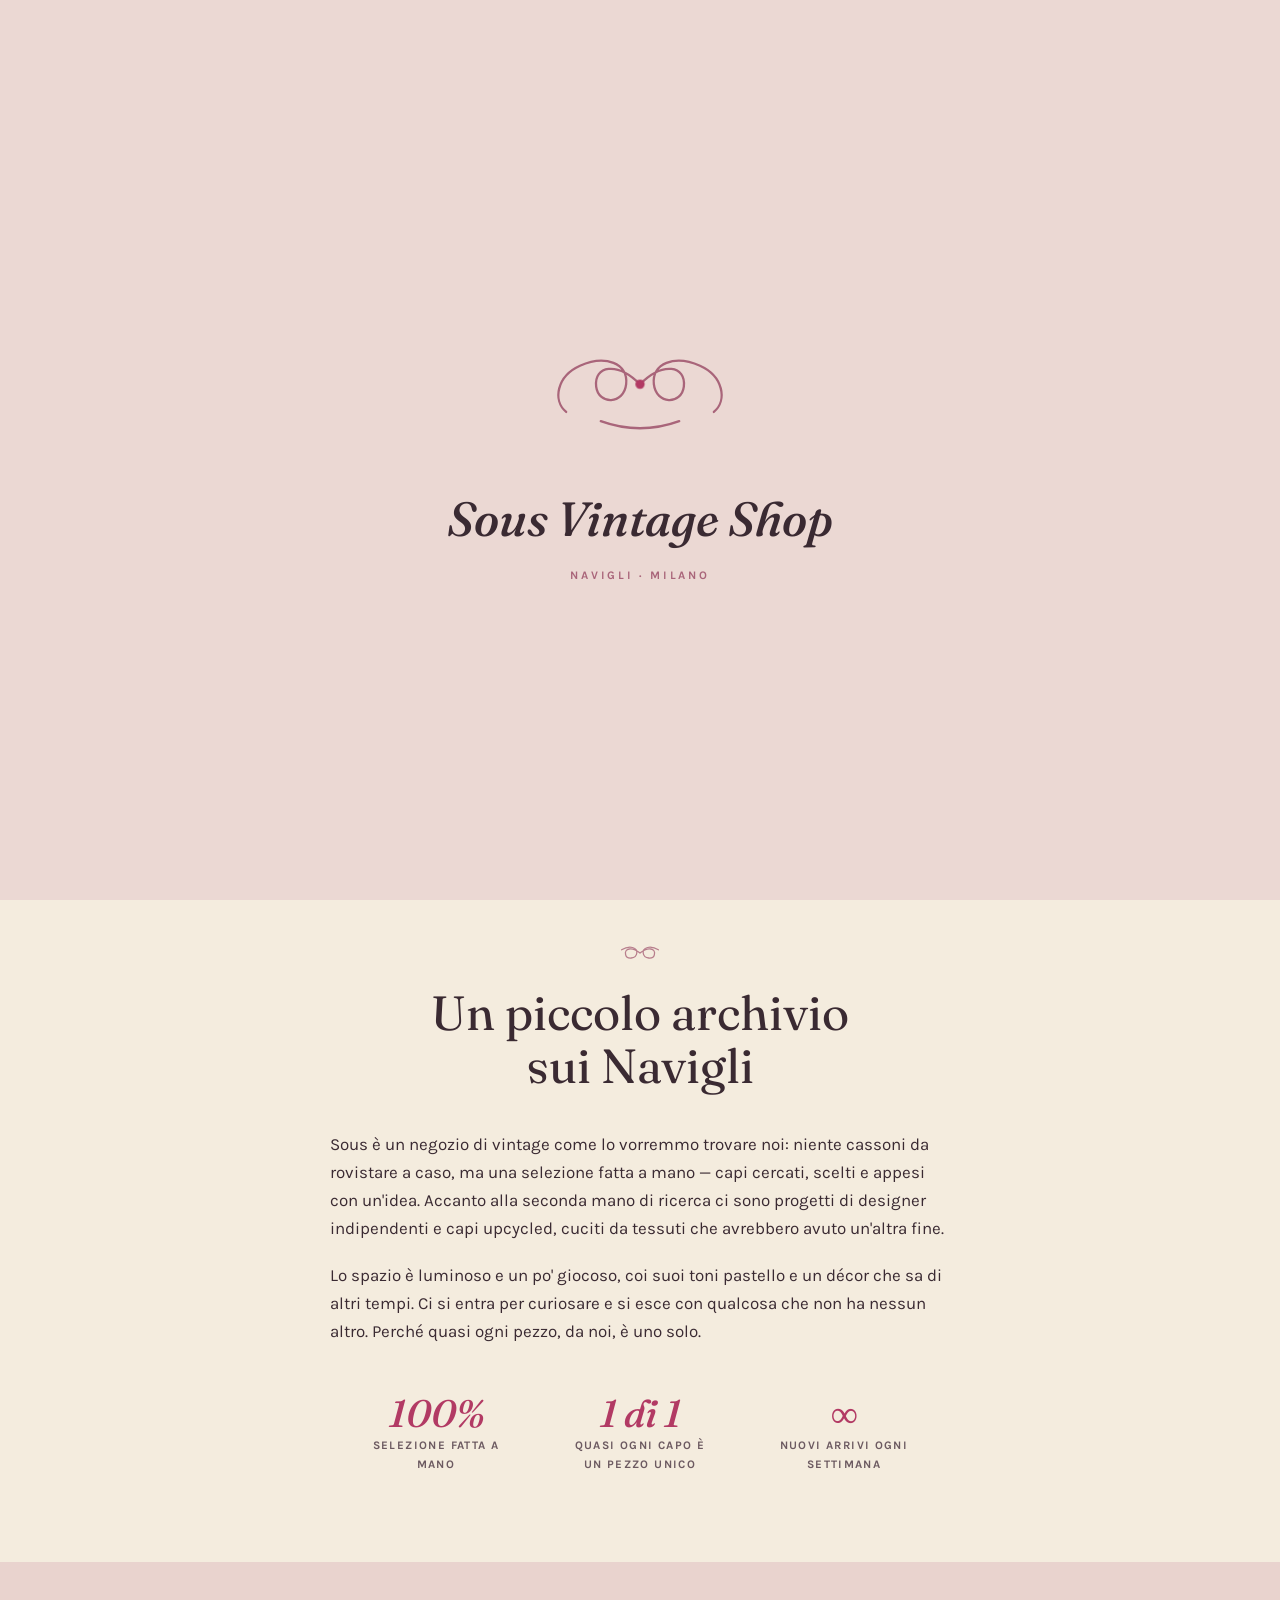
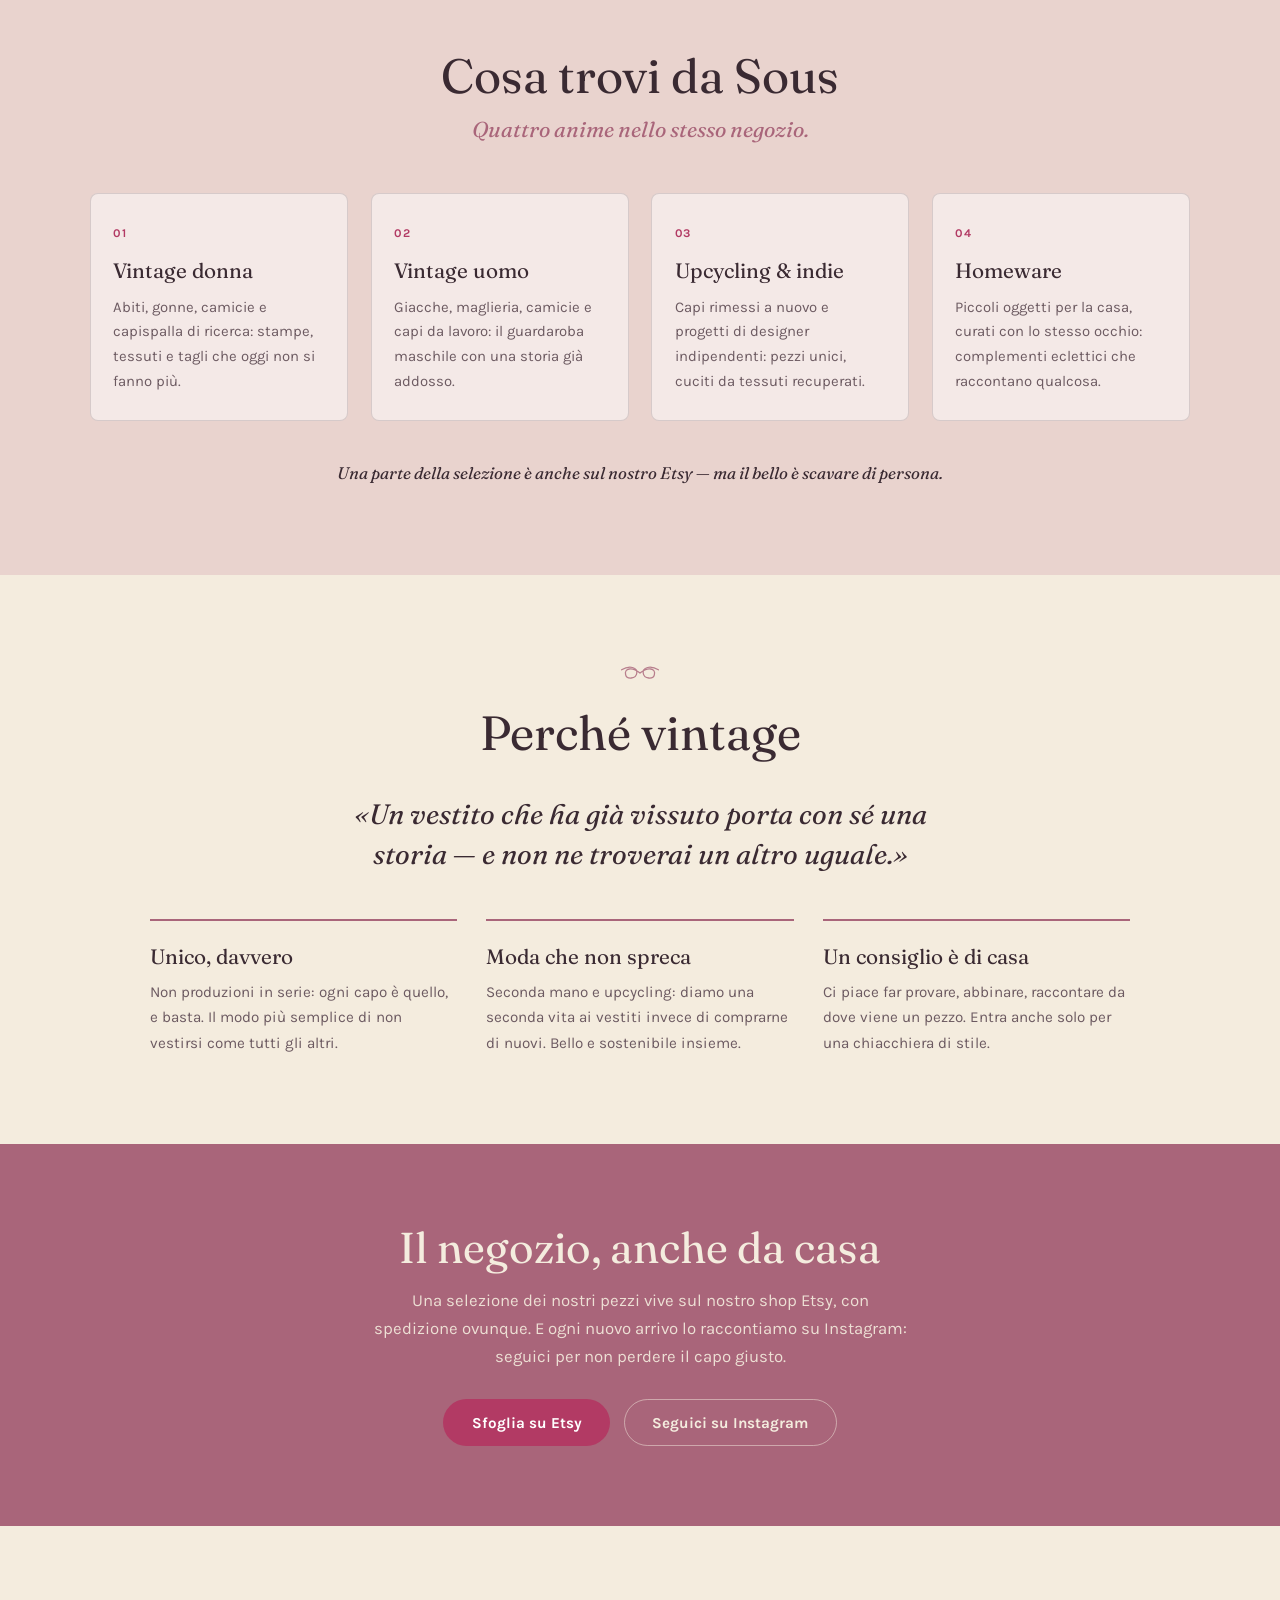
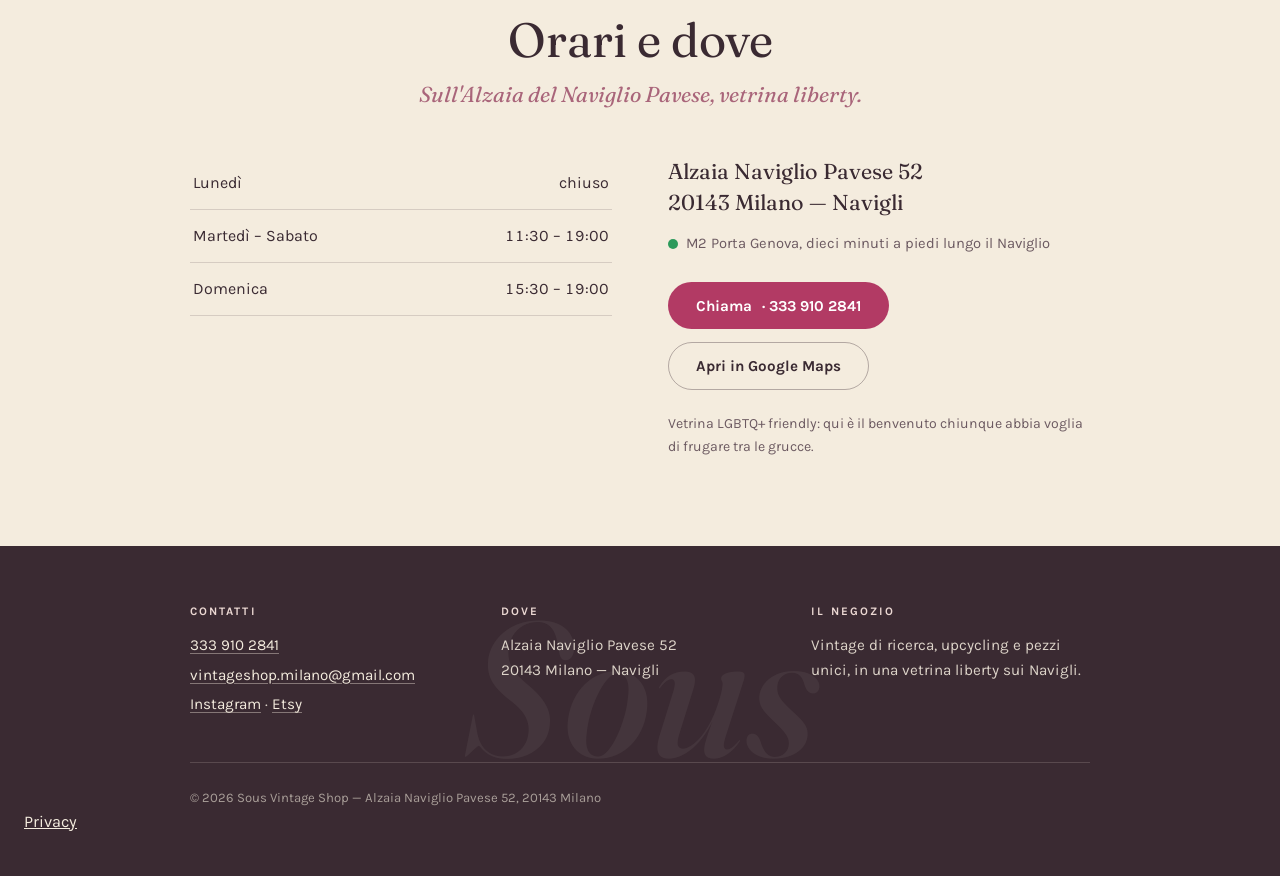
<file: index.html>
<!DOCTYPE html>
<html lang="it">
<head>
  <meta charset="UTF-8">
  <meta name="viewport" content="width=device-width, initial-scale=1.0">
  <meta name="robots" content="noindex">
  <title>Sous Vintage Shop — Abbigliamento vintage e upcycling sui Navigli, Milano | Alzaia Naviglio Pavese 52</title>
  <meta name="description" content="Sous Vintage Shop: abbigliamento vintage, capi upcycled e pezzi unici sull'Alzaia Naviglio Pavese 52, Milano. Seconda mano di ricerca, progetti di designer indipendenti e homeware, in una vetrina liberty sui Navigli. Catalogo su Etsy.">
  <meta property="og:title" content="Sous Vintage Shop — Vintage e upcycling sui Navigli, Milano">
  <meta property="og:description" content="Vintage di ricerca, capi upcycled e pezzi unici in una vetrina liberty sui Navigli. Abiti che dicono qualcosa. Catalogo su Etsy.">
  <meta property="og:type" content="website">
  <meta property="og:locale" content="it_IT">
  <meta property="og:url" content="https://rotenzark.github.io/sous-vintage/">
  <meta property="og:image" content="https://rotenzark.github.io/sous-vintage/og-image.png">
  <meta name="twitter:card" content="summary_large_image">
  <link rel="canonical" href="https://rotenzark.github.io/sous-vintage/">
  <meta name="theme-color" content="#F4ECDE">
  <link rel="icon" href="favicon.svg?v=1" type="image/svg+xml">
  <link rel="icon" href="favicon-32.png?v=1" type="image/png" sizes="32x32">
  <link rel="apple-touch-icon" href="apple-touch-icon.png?v=1">
  <script>document.documentElement.classList.add('js')</script>
  <link rel="stylesheet" href="fonts/fonts.css?v=1">
  <link rel="stylesheet" href="css/style.css?v=1">
  <script type="application/ld+json">
  {
    "@context": "https://schema.org",
    "@type": "ClothingStore",
    "name": "Sous Vintage Shop",
    "description": "Negozio di abbigliamento vintage e capi upcycled sui Navigli, Milano: seconda mano di ricerca, progetti di designer indipendenti, pezzi unici e homeware.",
    "telephone": "+393339102841",
    "email": "vintageshop.milano@gmail.com",
    "priceRange": "€€",
    "url": "https://rotenzark.github.io/sous-vintage/",
    "image": "https://rotenzark.github.io/sous-vintage/og-image.png",
    "sameAs": [
      "https://www.instagram.com/sousvintageshop/",
      "https://www.facebook.com/sousvintageshopmilan/",
      "https://www.etsy.com/it/shop/SousVintageShop"
    ],
    "address": {
      "@type": "PostalAddress",
      "streetAddress": "Alzaia Naviglio Pavese 52",
      "addressLocality": "Milano",
      "postalCode": "20143",
      "addressRegion": "MI",
      "addressCountry": "IT"
    },
    "areaServed": "Milano Navigli",
    "hasMap": "https://www.google.com/maps/search/?api=1&query=Alzaia+Naviglio+Pavese+52%2C+Milano",
    "openingHoursSpecification": [
      { "@type": "OpeningHoursSpecification", "dayOfWeek": ["Tuesday","Wednesday","Thursday","Friday","Saturday"], "opens": "11:30", "closes": "19:00" },
      { "@type": "OpeningHoursSpecification", "dayOfWeek": "Sunday", "opens": "15:30", "closes": "19:00" }
    ]
  }
  </script>
</head>
<body>

  <!-- ============ INTRO "LA VETRINA INCISA" ============ -->
  <div class="intro" id="intro" aria-hidden="true">
    <div class="intro-scena">
      <svg class="intro-volute" viewBox="0 0 260 120" fill="none" focusable="false">
        <path class="v-tratto" d="M130 60 C110 40 90 44 92 62 C94 78 116 78 118 60 C120 42 100 34 78 44 C58 53 54 74 66 84"/>
        <path class="v-tratto" d="M130 60 C150 40 170 44 168 62 C166 78 144 78 142 60 C140 42 160 34 182 44 C202 53 206 74 194 84"/>
        <circle class="v-punto" cx="130" cy="60" r="4"/>
        <path class="v-tratto v-sotto" d="M96 92 C118 100 142 100 164 92"/>
      </svg>
      <p class="intro-nome">Sous Vintage Shop</p>
      <p class="intro-riga">Navigli · Milano</p>
    </div>
  </div>
  <noscript><style>.intro { display: none; }</style></noscript>

  <a class="skip-link" href="#top" data-i18n="skip">Salta al contenuto</a>

  <header class="topbar">
    <a class="wordmark" href="#top" aria-label="Sous Vintage Shop — torna su" data-i18n-aria="aria_top">Sous<span class="wordmark-sub"> Vintage</span></a>
    <nav class="nav" aria-label="Navigazione principale" data-i18n-aria="aria_nav">
      <button class="nav-toggle" aria-expanded="false" aria-controls="nav-menu">
        <span class="nav-toggle-bar" aria-hidden="true"></span>
        <span data-i18n="menu">Menu</span>
      </button>
      <ul class="nav-menu" id="nav-menu">
        <li><a href="#negozio" data-i18n="nav_shop">Il negozio</a></li>
        <li><a href="#cosa" data-i18n="nav_what">Cosa trovi</a></li>
        <li><a href="#filosofia" data-i18n="nav_why">Perché vintage</a></li>
        <li><a href="#orari" data-i18n="nav_hours">Orari e dove</a></li>
      </ul>
    </nav>
    <div class="topbar-actions">
      <div class="lang-switch" role="group" aria-label="Lingua / Language">
        <button class="lang-btn is-active" data-lang="it" aria-pressed="true">IT</button>
        <span class="lang-sep" aria-hidden="true">/</span>
        <button class="lang-btn" data-lang="en" aria-pressed="false">EN</button>
      </div>
      <a class="btn btn-magenta btn-small" href="https://www.etsy.com/it/shop/SousVintageShop" target="_blank" rel="noopener">
        <span data-i18n="shop_short">Etsy</span>
      </a>
    </div>
  </header>

  <main id="top">

    <!-- ============ HERO EDITORIALE (SPLIT CON FOTO) ============ -->
    <section class="hero">
      <div class="hero-testo">
        <p class="eyebrow" data-i18n="hero_eyebrow">Vintage · upcycling · Navigli, Milano</p>
        <h1 class="hero-nome"><span data-i18n="hero_nome1">Sous</span> <em data-i18n="hero_nome2">Vintage Shop</em></h1>
        <p class="hero-claim" data-i18n="hero_claim">Abiti che dicono qualcosa.</p>
        <p class="hero-lead" data-i18n="hero_lead">Seconda mano di ricerca, capi rimessi a nuovo e pezzi unici, in una vetrina liberty sull'Alzaia Naviglio Pavese. Vieni a scavare — o sfoglia il nostro Etsy.</p>
        <div class="hero-cta">
          <a class="btn btn-magenta" href="https://www.etsy.com/it/shop/SousVintageShop" target="_blank" rel="noopener" data-i18n="etsy_cta">Sfoglia su Etsy</a>
          <a class="btn btn-quieto" href="#orari" data-i18n="visit_cta">Vieni in negozio</a>
        </div>
        <p class="hero-badge"><span class="badge-dot" aria-hidden="true">✦</span> <span data-i18n="hero_badge">Pezzi unici · nuovi arrivi ogni settimana</span></p>
      </div>
      <figure class="hero-foto">
        <img src="assets/img/vetrina.jpg" alt="La vetrina di Sous Vintage Shop: il logo liberty inciso sul vetro, dietro un rack di abiti vintage colorati, un manichino e un cestino di vimini" data-i18n-alt="hero_foto_alt" width="980" height="1225">
      </figure>
    </section>

    <!-- ============ IL NEGOZIO ============ -->
    <section class="sezione" id="negozio">
      <div class="volute-divisore" aria-hidden="true">
        <svg viewBox="0 0 120 24" fill="none"><path d="M60 12 C50 4 40 6 42 14 C43 20 55 20 56 12 C57 5 47 2 37 8 M60 12 C70 4 80 6 78 14 C77 20 65 20 64 12 C63 5 73 2 83 8" stroke-linecap="round"/></svg>
      </div>
      <h2 class="sezione-titolo" data-i18n="shop_title">Un piccolo archivio<br>sui Navigli</h2>
      <div class="negozio-testo">
        <p data-i18n="shop_p1">Sous è un negozio di vintage come lo vorremmo trovare noi: niente cassoni da rovistare a caso, ma una selezione fatta a mano — capi cercati, scelti e appesi con un'idea. Accanto alla seconda mano di ricerca ci sono progetti di designer indipendenti e capi upcycled, cuciti da tessuti che avrebbero avuto un'altra fine.</p>
        <p data-i18n="shop_p2">Lo spazio è luminoso e un po' giocoso, coi suoi toni pastello e un décor che sa di altri tempi. Ci si entra per curiosare e si esce con qualcosa che non ha nessun altro. Perché quasi ogni pezzo, da noi, è uno solo.</p>
      </div>
      <ul class="negozio-numeri" aria-label="Il negozio in breve" data-i18n-aria="aria_numbers">
        <li><span class="numero" data-i18n="n1_big">100%</span><span class="numero-cosa" data-i18n="n1">selezione fatta a mano</span></li>
        <li><span class="numero" data-i18n="n2_big">1 di 1</span><span class="numero-cosa" data-i18n="n2">quasi ogni capo è un pezzo unico</span></li>
        <li><span class="numero" data-i18n="n3_big">∞</span><span class="numero-cosa" data-i18n="n3">nuovi arrivi ogni settimana</span></li>
      </ul>
    </section>

    <!-- ============ COSA TROVI ============ -->
    <section class="sezione sezione-rosa" id="cosa">
      <h2 class="sezione-titolo" data-i18n="what_title">Cosa trovi da Sous</h2>
      <p class="sezione-sub" data-i18n="what_sub">Quattro anime nello stesso negozio.</p>
      <ul class="reparti">
        <li class="reparto reveal">
          <span class="reparto-num mono">01</span>
          <h3 data-i18n="r1_t">Vintage donna</h3>
          <p data-i18n="r1_p">Abiti, gonne, camicie e capispalla di ricerca: stampe, tessuti e tagli che oggi non si fanno più.</p>
        </li>
        <li class="reparto reveal">
          <span class="reparto-num mono">02</span>
          <h3 data-i18n="r2_t">Vintage uomo</h3>
          <p data-i18n="r2_p">Giacche, maglieria, camicie e capi da lavoro: il guardaroba maschile con una storia già addosso.</p>
        </li>
        <li class="reparto reveal">
          <span class="reparto-num mono">03</span>
          <h3 data-i18n="r3_t">Upcycling &amp; indie</h3>
          <p data-i18n="r3_p">Capi rimessi a nuovo e progetti di designer indipendenti: pezzi unici, cuciti da tessuti recuperati.</p>
        </li>
        <li class="reparto reveal">
          <span class="reparto-num mono">04</span>
          <h3 data-i18n="r4_t">Homeware</h3>
          <p data-i18n="r4_p">Piccoli oggetti per la casa, curati con lo stesso occhio: complementi eclettici che raccontano qualcosa.</p>
        </li>
      </ul>
      <p class="cosa-nota" data-i18n="what_note">Una parte della selezione è anche sul nostro Etsy — ma il bello è scavare di persona.</p>
    </section>

    <!-- ============ PERCHÉ VINTAGE ============ -->
    <section class="sezione" id="filosofia">
      <div class="volute-divisore" aria-hidden="true">
        <svg viewBox="0 0 120 24" fill="none"><path d="M60 12 C50 4 40 6 42 14 C43 20 55 20 56 12 C57 5 47 2 37 8 M60 12 C70 4 80 6 78 14 C77 20 65 20 64 12 C63 5 73 2 83 8" stroke-linecap="round"/></svg>
      </div>
      <h2 class="sezione-titolo" data-i18n="why_title">Perché vintage</h2>
      <blockquote class="filosofia-cit">
        <p data-i18n="why_q">«Un vestito che ha già vissuto porta con sé una storia — e non ne troverai un altro uguale.»</p>
      </blockquote>
      <ul class="filosofia-punti">
        <li class="filo-punto reveal">
          <h3 data-i18n="f1_t">Unico, davvero</h3>
          <p data-i18n="f1_p">Non produzioni in serie: ogni capo è quello, e basta. Il modo più semplice di non vestirsi come tutti gli altri.</p>
        </li>
        <li class="filo-punto reveal">
          <h3 data-i18n="f2_t">Moda che non spreca</h3>
          <p data-i18n="f2_p">Seconda mano e upcycling: diamo una seconda vita ai vestiti invece di comprarne di nuovi. Bello e sostenibile insieme.</p>
        </li>
        <li class="filo-punto reveal">
          <h3 data-i18n="f3_t">Un consiglio è di casa</h3>
          <p data-i18n="f3_p">Ci piace far provare, abbinare, raccontare da dove viene un pezzo. Entra anche solo per una chiacchiera di stile.</p>
        </li>
      </ul>
    </section>

    <!-- ============ ETSY / SOCIAL ============ -->
    <section class="etsy-fascia" id="etsy">
      <div class="etsy-inner">
        <h2 class="etsy-titolo" data-i18n="etsy_title">Il negozio, anche da casa</h2>
        <p class="etsy-testo" data-i18n="etsy_p">Una selezione dei nostri pezzi vive sul nostro shop Etsy, con spedizione ovunque. E ogni nuovo arrivo lo raccontiamo su Instagram: seguici per non perdere il capo giusto.</p>
        <div class="etsy-cta">
          <a class="btn btn-magenta" href="https://www.etsy.com/it/shop/SousVintageShop" target="_blank" rel="noopener" data-i18n="etsy_cta">Sfoglia su Etsy</a>
          <a class="btn btn-quieto-chiaro" href="https://www.instagram.com/sousvintageshop/" target="_blank" rel="noopener" data-i18n="ig_cta">Seguici su Instagram</a>
        </div>
      </div>
    </section>

    <!-- ============ ORARI E DOVE ============ -->
    <section class="sezione" id="orari">
      <h2 class="sezione-titolo" data-i18n="hours_title">Orari e dove</h2>
      <p class="sezione-sub" data-i18n="hours_sub">Sull'Alzaia del Naviglio Pavese, vetrina liberty.</p>
      <div class="orari-dove">
        <table class="orari-tabella">
          <caption class="visually-hidden" data-i18n="hours_caption">Orari di apertura</caption>
          <tbody>
            <tr><th scope="row" data-i18n="mon">Lunedì</th><td data-i18n="closed">chiuso</td></tr>
            <tr><th scope="row" data-i18n="tuesat">Martedì – Sabato</th><td>11:30 – 19:00</td></tr>
            <tr><th scope="row" data-i18n="sun">Domenica</th><td>15:30 – 19:00</td></tr>
          </tbody>
        </table>
        <div class="dove">
          <address class="dove-indirizzo">
            Alzaia Naviglio Pavese 52<br>
            20143 Milano — Navigli
          </address>
          <p class="dove-metro"><span class="metro-dot" aria-hidden="true"></span> <span data-i18n="metro">M2 Porta Genova, dieci minuti a piedi lungo il Naviglio</span></p>
          <div class="dove-azioni">
            <a class="btn btn-magenta" href="tel:+393339102841"><span data-i18n="call_cta">Chiama</span>&nbsp;· 333 910 2841</a>
            <a class="btn btn-quieto" href="https://www.google.com/maps/search/?api=1&query=Alzaia+Naviglio+Pavese+52%2C+Milano" target="_blank" rel="noopener" data-i18n="maps">Apri in Google Maps</a>
          </div>
          <p class="dove-note" data-i18n="dove_note">Vetrina LGBTQ+ friendly: qui è il benvenuto chiunque abbia voglia di frugare tra le grucce.</p>
        </div>
      </div>
    </section>

  </main>

  <!-- ============ FOOTER ============ -->
  <footer class="footer">
    <p class="footer-wordmark" aria-hidden="true">Sous</p>
    <div class="footer-cols">
      <div>
        <h3 data-i18n="f_contacts">Contatti</h3>
        <p><a href="tel:+393339102841">333 910 2841</a></p>
        <p><a href="mailto:vintageshop.milano@gmail.com">vintageshop.milano@gmail.com</a></p>
        <p><a href="https://www.instagram.com/sousvintageshop/" target="_blank" rel="noopener">Instagram</a> · <a href="https://www.etsy.com/it/shop/SousVintageShop" target="_blank" rel="noopener">Etsy</a></p>
      </div>
      <div>
        <h3 data-i18n="f_where">Dove</h3>
        <p>Alzaia Naviglio Pavese 52<br>20143 Milano — Navigli</p>
      </div>
      <div>
        <h3 data-i18n="f_what">Il negozio</h3>
        <p data-i18n="f_line">Vintage di ricerca, upcycling e pezzi unici, in una vetrina liberty sui Navigli.</p>
      </div>
    </div>
    <p class="footer-legal">© <span data-current-year>2026</span> Sous Vintage Shop — Alzaia Naviglio Pavese 52, 20143 Milano</p>
    <p class="privacy-link"><a href="privacy.html">Privacy</a></p>
</footer>

  <script src="js/main.js?v=1"></script>
</body>
</html>
</file>
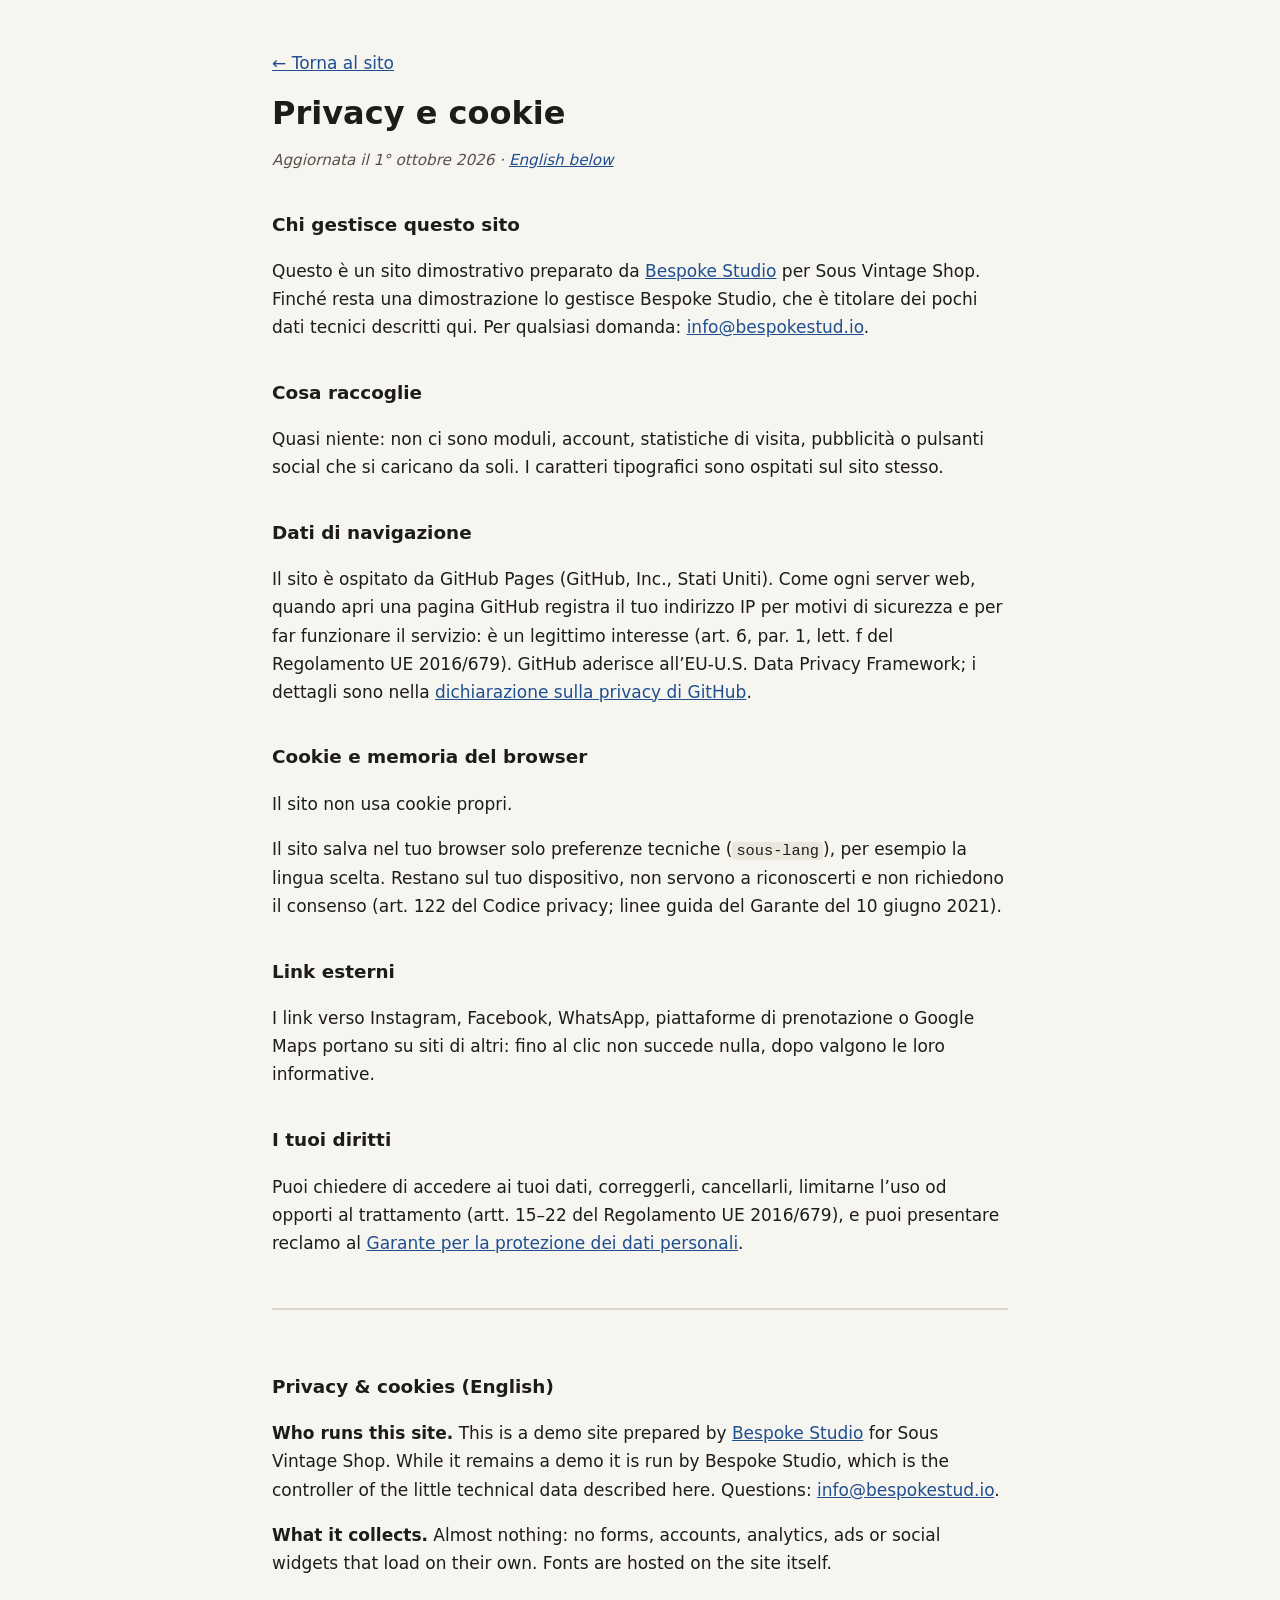
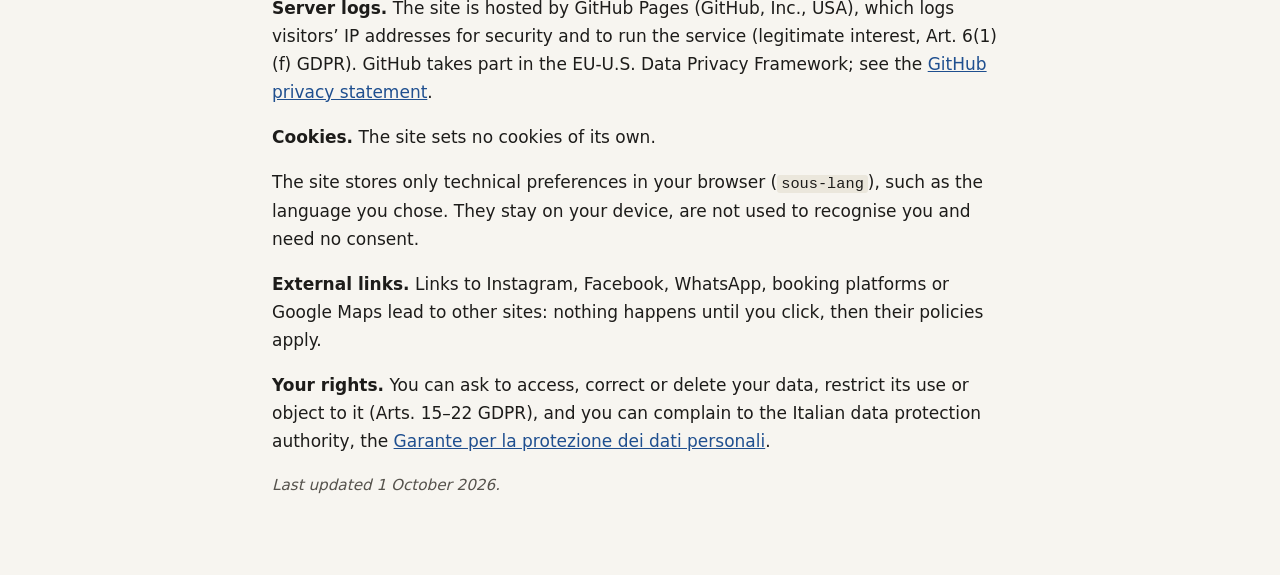
<file: privacy.html>
<!DOCTYPE html>
<html lang="it">
<head>
  <meta charset="UTF-8">
  <meta name="viewport" content="width=device-width, initial-scale=1.0">
  <meta name="robots" content="noindex">
  <title>Privacy e cookie · Sous Vintage Shop</title>
  <meta name="description" content="Informativa privacy e cookie del sito Sous Vintage Shop.">
  <style>
    body { margin: 0; background: #f7f5f0; color: #1d1c1a; font: 17px/1.65 system-ui, -apple-system, "Segoe UI", Roboto, sans-serif; }
    main { max-width: 46rem; margin: 0 auto; padding: 32px 20px 64px; }
    h1 { font-size: 2rem; line-height: 1.2; margin: 0.4em 0 0.2em; }
    h2 { font-size: 1.15rem; margin: 2em 0 0.4em; }
    a { color: #1f4f8f; }
    .data { color: #55524c; font-style: italic; font-size: 0.95rem; }
    .en { margin-top: 3em; padding-top: 1.5em; border-top: 2px solid #ddd8cc; }
    code { font-size: 0.9em; background: #ebe7dc; padding: 0 4px; border-radius: 3px; }
  </style>
</head>
<body>
<main>
  <p><a href="index.html">← Torna al sito</a></p>
  <h1>Privacy e cookie</h1>
  <p class="data">Aggiornata il 1° ottobre 2026 · <a href="#english" lang="en">English below</a></p>
  <h2>Chi gestisce questo sito</h2>
  <p>Questo è un sito dimostrativo preparato da <a href="https://bespokestud.io" rel="noopener">Bespoke Studio</a> per Sous Vintage Shop. Finché resta una dimostrazione lo gestisce Bespoke Studio, che è titolare dei pochi dati tecnici descritti qui. Per qualsiasi domanda: <a href="mailto:info@bespokestud.io">info@bespokestud.io</a>.</p>
  <h2>Cosa raccoglie</h2>
  <p>Quasi niente: non ci sono moduli, account, statistiche di visita, pubblicità o pulsanti social che si caricano da soli. I caratteri tipografici sono ospitati sul sito stesso.</p>
  <h2>Dati di navigazione</h2>
  <p>Il sito è ospitato da GitHub Pages (GitHub, Inc., Stati Uniti). Come ogni server web, quando apri una pagina GitHub registra il tuo indirizzo IP per motivi di sicurezza e per far funzionare il servizio: è un legittimo interesse (art. 6, par. 1, lett. f del Regolamento UE 2016/679). GitHub aderisce all’EU-U.S. Data Privacy Framework; i dettagli sono nella <a href="https://docs.github.com/site-policy/privacy-policies/github-general-privacy-statement" rel="noopener">dichiarazione sulla privacy di GitHub</a>.</p>
  
  <h2>Cookie e memoria del browser</h2>
  <p>Il sito non usa cookie propri.</p>
  <p>Il sito salva nel tuo browser solo preferenze tecniche (<code>sous-lang</code>), per esempio la lingua scelta. Restano sul tuo dispositivo, non servono a riconoscerti e non richiedono il consenso (art. 122 del Codice privacy; linee guida del Garante del 10 giugno 2021).</p>
  
  <h2>Link esterni</h2>
  <p>I link verso Instagram, Facebook, WhatsApp, piattaforme di prenotazione o Google Maps portano su siti di altri: fino al clic non succede nulla, dopo valgono le loro informative.</p>
  
  <h2>I tuoi diritti</h2>
  <p>Puoi chiedere di accedere ai tuoi dati, correggerli, cancellarli, limitarne l’uso od opporti al trattamento (artt. 15–22 del Regolamento UE 2016/679), e puoi presentare reclamo al <a href="https://www.garanteprivacy.it" rel="noopener">Garante per la protezione dei dati personali</a>.</p>
  <div class="en" id="english" lang="en">
    <h2>Privacy &amp; cookies (English)</h2>
    <p><strong>Who runs this site.</strong> This is a demo site prepared by <a href="https://bespokestud.io" rel="noopener">Bespoke Studio</a> for Sous Vintage Shop. While it remains a demo it is run by Bespoke Studio, which is the controller of the little technical data described here. Questions: <a href="mailto:info@bespokestud.io">info@bespokestud.io</a>.</p>
    <p><strong>What it collects.</strong> Almost nothing: no forms, accounts, analytics, ads or social widgets that load on their own. Fonts are hosted on the site itself.</p>
    <p><strong>Server logs.</strong> The site is hosted by GitHub Pages (GitHub, Inc., USA), which logs visitors’ IP addresses for security and to run the service (legitimate interest, Art. 6(1)(f) GDPR). GitHub takes part in the EU-U.S. Data Privacy Framework; see the <a href="https://docs.github.com/site-policy/privacy-policies/github-general-privacy-statement" rel="noopener">GitHub privacy statement</a>.</p>
    
    <p><strong>Cookies.</strong> The site sets no cookies of its own.</p>
    <p>The site stores only technical preferences in your browser (<code>sous-lang</code>), such as the language you chose. They stay on your device, are not used to recognise you and need no consent.</p>
    
    <p><strong>External links.</strong> Links to Instagram, Facebook, WhatsApp, booking platforms or Google Maps lead to other sites: nothing happens until you click, then their policies apply.</p>
    
    <p><strong>Your rights.</strong> You can ask to access, correct or delete your data, restrict its use or object to it (Arts. 15–22 GDPR), and you can complain to the Italian data protection authority, the <a href="https://www.garanteprivacy.it" rel="noopener">Garante per la protezione dei dati personali</a>.</p>
    <p class="data">Last updated 1 October 2026.</p>
  </div>
</main>
</body>
</html>
</file>
<file: fonts/fonts.css>
/* Caratteri ospitati sul sito: nessuna richiesta a Google Fonts o Fontshare (giro privacy 1/10/2026). Licenze in LICENSE.txt. */
/* vietnamese */
@font-face {
  font-family: 'Fraunces';
  font-style: italic;
  font-weight: 400;
  font-display: swap;
  src: url(fraunces-v38-6NU58FyLNQOQZAnv9ZwNjucMHVn85Ni7emAe9lKqZTnbB-gzTK0K1ChjdfeQ_5Y.woff2) format('woff2');
  unicode-range: U+0102-0103, U+0110-0111, U+0128-0129, U+0168-0169, U+01A0-01A1, U+01AF-01B0, U+0300-0301, U+0303-0304, U+0308-0309, U+0323, U+0329, U+1EA0-1EF9, U+20AB;
}
/* latin-ext */
@font-face {
  font-family: 'Fraunces';
  font-style: italic;
  font-weight: 400;
  font-display: swap;
  src: url(fraunces-v38-6NU58FyLNQOQZAnv9ZwNjucMHVn85Ni7emAe9lKqZTnbB-gzTK0K1ChjdPeQ_5Y.woff2) format('woff2');
  unicode-range: U+0100-02BA, U+02BD-02C5, U+02C7-02CC, U+02CE-02D7, U+02DD-02FF, U+0304, U+0308, U+0329, U+1D00-1DBF, U+1E00-1E9F, U+1EF2-1EFF, U+2020, U+20A0-20AB, U+20AD-20C0, U+2113, U+2C60-2C7F, U+A720-A7FF;
}
/* latin */
@font-face {
  font-family: 'Fraunces';
  font-style: italic;
  font-weight: 400;
  font-display: swap;
  src: url(fraunces-v38-6NU58FyLNQOQZAnv9ZwNjucMHVn85Ni7emAe9lKqZTnbB-gzTK0K1ChjeveQ.woff2) format('woff2');
  unicode-range: U+0000-00FF, U+0131, U+0152-0153, U+02BB-02BC, U+02C6, U+02DA, U+02DC, U+0304, U+0308, U+0329, U+2000-206F, U+20AC, U+2122, U+2191, U+2193, U+2212, U+2215, U+FEFF, U+FFFD;
}
/* vietnamese */
@font-face {
  font-family: 'Fraunces';
  font-style: italic;
  font-weight: 500;
  font-display: swap;
  src: url(fraunces-v38-6NU58FyLNQOQZAnv9ZwNjucMHVn85Ni7emAe9lKqZTnbB-gzTK0K1ChjdfeQ_5Y.woff2) format('woff2');
  unicode-range: U+0102-0103, U+0110-0111, U+0128-0129, U+0168-0169, U+01A0-01A1, U+01AF-01B0, U+0300-0301, U+0303-0304, U+0308-0309, U+0323, U+0329, U+1EA0-1EF9, U+20AB;
}
/* latin-ext */
@font-face {
  font-family: 'Fraunces';
  font-style: italic;
  font-weight: 500;
  font-display: swap;
  src: url(fraunces-v38-6NU58FyLNQOQZAnv9ZwNjucMHVn85Ni7emAe9lKqZTnbB-gzTK0K1ChjdPeQ_5Y.woff2) format('woff2');
  unicode-range: U+0100-02BA, U+02BD-02C5, U+02C7-02CC, U+02CE-02D7, U+02DD-02FF, U+0304, U+0308, U+0329, U+1D00-1DBF, U+1E00-1E9F, U+1EF2-1EFF, U+2020, U+20A0-20AB, U+20AD-20C0, U+2113, U+2C60-2C7F, U+A720-A7FF;
}
/* latin */
@font-face {
  font-family: 'Fraunces';
  font-style: italic;
  font-weight: 500;
  font-display: swap;
  src: url(fraunces-v38-6NU58FyLNQOQZAnv9ZwNjucMHVn85Ni7emAe9lKqZTnbB-gzTK0K1ChjeveQ.woff2) format('woff2');
  unicode-range: U+0000-00FF, U+0131, U+0152-0153, U+02BB-02BC, U+02C6, U+02DA, U+02DC, U+0304, U+0308, U+0329, U+2000-206F, U+20AC, U+2122, U+2191, U+2193, U+2212, U+2215, U+FEFF, U+FFFD;
}
/* vietnamese */
@font-face {
  font-family: 'Fraunces';
  font-style: normal;
  font-weight: 400;
  font-display: swap;
  src: url(fraunces-v38-6NU78FyLNQOQZAnv9bYEvDiIdE9Ea92uemAk_WBq8U_9v0c2Wa0KxCBTeO-U.woff2) format('woff2');
  unicode-range: U+0102-0103, U+0110-0111, U+0128-0129, U+0168-0169, U+01A0-01A1, U+01AF-01B0, U+0300-0301, U+0303-0304, U+0308-0309, U+0323, U+0329, U+1EA0-1EF9, U+20AB;
}
/* latin-ext */
@font-face {
  font-family: 'Fraunces';
  font-style: normal;
  font-weight: 400;
  font-display: swap;
  src: url(fraunces-v38-6NU78FyLNQOQZAnv9bYEvDiIdE9Ea92uemAk_WBq8U_9v0c2Wa0KxCFTeO-U.woff2) format('woff2');
  unicode-range: U+0100-02BA, U+02BD-02C5, U+02C7-02CC, U+02CE-02D7, U+02DD-02FF, U+0304, U+0308, U+0329, U+1D00-1DBF, U+1E00-1E9F, U+1EF2-1EFF, U+2020, U+20A0-20AB, U+20AD-20C0, U+2113, U+2C60-2C7F, U+A720-A7FF;
}
/* latin */
@font-face {
  font-family: 'Fraunces';
  font-style: normal;
  font-weight: 400;
  font-display: swap;
  src: url(fraunces-v38-6NU78FyLNQOQZAnv9bYEvDiIdE9Ea92uemAk_WBq8U_9v0c2Wa0KxC9TeA.woff2) format('woff2');
  unicode-range: U+0000-00FF, U+0131, U+0152-0153, U+02BB-02BC, U+02C6, U+02DA, U+02DC, U+0304, U+0308, U+0329, U+2000-206F, U+20AC, U+2122, U+2191, U+2193, U+2212, U+2215, U+FEFF, U+FFFD;
}
/* vietnamese */
@font-face {
  font-family: 'Fraunces';
  font-style: normal;
  font-weight: 600;
  font-display: swap;
  src: url(fraunces-v38-6NU78FyLNQOQZAnv9bYEvDiIdE9Ea92uemAk_WBq8U_9v0c2Wa0KxCBTeO-U.woff2) format('woff2');
  unicode-range: U+0102-0103, U+0110-0111, U+0128-0129, U+0168-0169, U+01A0-01A1, U+01AF-01B0, U+0300-0301, U+0303-0304, U+0308-0309, U+0323, U+0329, U+1EA0-1EF9, U+20AB;
}
/* latin-ext */
@font-face {
  font-family: 'Fraunces';
  font-style: normal;
  font-weight: 600;
  font-display: swap;
  src: url(fraunces-v38-6NU78FyLNQOQZAnv9bYEvDiIdE9Ea92uemAk_WBq8U_9v0c2Wa0KxCFTeO-U.woff2) format('woff2');
  unicode-range: U+0100-02BA, U+02BD-02C5, U+02C7-02CC, U+02CE-02D7, U+02DD-02FF, U+0304, U+0308, U+0329, U+1D00-1DBF, U+1E00-1E9F, U+1EF2-1EFF, U+2020, U+20A0-20AB, U+20AD-20C0, U+2113, U+2C60-2C7F, U+A720-A7FF;
}
/* latin */
@font-face {
  font-family: 'Fraunces';
  font-style: normal;
  font-weight: 600;
  font-display: swap;
  src: url(fraunces-v38-6NU78FyLNQOQZAnv9bYEvDiIdE9Ea92uemAk_WBq8U_9v0c2Wa0KxC9TeA.woff2) format('woff2');
  unicode-range: U+0000-00FF, U+0131, U+0152-0153, U+02BB-02BC, U+02C6, U+02DA, U+02DC, U+0304, U+0308, U+0329, U+2000-206F, U+20AC, U+2122, U+2191, U+2193, U+2212, U+2215, U+FEFF, U+FFFD;
}
/* latin-ext */
@font-face {
  font-family: 'Karla';
  font-style: normal;
  font-weight: 400;
  font-display: swap;
  src: url(karla-v33-qkB9XvYC6trAT55ZBi1ueQVIjQTD-JrIH2G7nytkHRyQ8p4wUjm6bnEr.woff2) format('woff2');
  unicode-range: U+0100-02BA, U+02BD-02C5, U+02C7-02CC, U+02CE-02D7, U+02DD-02FF, U+0304, U+0308, U+0329, U+1D00-1DBF, U+1E00-1E9F, U+1EF2-1EFF, U+2020, U+20A0-20AB, U+20AD-20C0, U+2113, U+2C60-2C7F, U+A720-A7FF;
}
/* latin */
@font-face {
  font-family: 'Karla';
  font-style: normal;
  font-weight: 400;
  font-display: swap;
  src: url(karla-v33-qkB9XvYC6trAT55ZBi1ueQVIjQTD-JrIH2G7nytkHRyQ8p4wUje6bg.woff2) format('woff2');
  unicode-range: U+0000-00FF, U+0131, U+0152-0153, U+02BB-02BC, U+02C6, U+02DA, U+02DC, U+0304, U+0308, U+0329, U+2000-206F, U+20AC, U+2122, U+2191, U+2193, U+2212, U+2215, U+FEFF, U+FFFD;
}
/* latin-ext */
@font-face {
  font-family: 'Karla';
  font-style: normal;
  font-weight: 500;
  font-display: swap;
  src: url(karla-v33-qkB9XvYC6trAT55ZBi1ueQVIjQTD-JrIH2G7nytkHRyQ8p4wUjm6bnEr.woff2) format('woff2');
  unicode-range: U+0100-02BA, U+02BD-02C5, U+02C7-02CC, U+02CE-02D7, U+02DD-02FF, U+0304, U+0308, U+0329, U+1D00-1DBF, U+1E00-1E9F, U+1EF2-1EFF, U+2020, U+20A0-20AB, U+20AD-20C0, U+2113, U+2C60-2C7F, U+A720-A7FF;
}
/* latin */
@font-face {
  font-family: 'Karla';
  font-style: normal;
  font-weight: 500;
  font-display: swap;
  src: url(karla-v33-qkB9XvYC6trAT55ZBi1ueQVIjQTD-JrIH2G7nytkHRyQ8p4wUje6bg.woff2) format('woff2');
  unicode-range: U+0000-00FF, U+0131, U+0152-0153, U+02BB-02BC, U+02C6, U+02DA, U+02DC, U+0304, U+0308, U+0329, U+2000-206F, U+20AC, U+2122, U+2191, U+2193, U+2212, U+2215, U+FEFF, U+FFFD;
}
/* latin-ext */
@font-face {
  font-family: 'Karla';
  font-style: normal;
  font-weight: 700;
  font-display: swap;
  src: url(karla-v33-qkB9XvYC6trAT55ZBi1ueQVIjQTD-JrIH2G7nytkHRyQ8p4wUjm6bnEr.woff2) format('woff2');
  unicode-range: U+0100-02BA, U+02BD-02C5, U+02C7-02CC, U+02CE-02D7, U+02DD-02FF, U+0304, U+0308, U+0329, U+1D00-1DBF, U+1E00-1E9F, U+1EF2-1EFF, U+2020, U+20A0-20AB, U+20AD-20C0, U+2113, U+2C60-2C7F, U+A720-A7FF;
}
/* latin */
@font-face {
  font-family: 'Karla';
  font-style: normal;
  font-weight: 700;
  font-display: swap;
  src: url(karla-v33-qkB9XvYC6trAT55ZBi1ueQVIjQTD-JrIH2G7nytkHRyQ8p4wUje6bg.woff2) format('woff2');
  unicode-range: U+0000-00FF, U+0131, U+0152-0153, U+02BB-02BC, U+02C6, U+02DA, U+02DC, U+0304, U+0308, U+0329, U+2000-206F, U+20AC, U+2122, U+2191, U+2193, U+2212, U+2215, U+FEFF, U+FFFD;
}
</file>
<file: css/style.css>
/* ==========================================================================
   Sous Vintage Shop — Alzaia Naviglio Pavese 52, Milano
   Firma grafica: le volute liberty del logo sul vetro + toni pastello
   nostalgici. Hero editoriale sulla foto vera della vetrina.
   ========================================================================== */

:root {
  --panna: #F4ECDE;
  --panna-scura: #ECE0CD;
  --rosa: #EBD8D3;
  --rosa-fondo: #E9D3CE;
  --malva: #A9657A;
  --salvia: #7E9478;
  --magenta: #B23A64;
  --magenta-scuro: #973154;
  --inchiostro: #3A2A32;
  --grigio: #6C5A61;
  --linea: rgba(58, 42, 50, .16);
  --font-display: "Fraunces", "Georgia", serif;
  --font-testo: "Karla", "Helvetica Neue", Arial, sans-serif;
}

/* ---------- reset ---------- */

*, *::before, *::after { box-sizing: border-box; }

html {
  scroll-behavior: smooth;
  -webkit-text-size-adjust: 100%;
}

body {
  margin: 0;
  font-family: var(--font-testo);
  font-size: 1.02rem;
  line-height: 1.65;
  color: var(--inchiostro);
  background: var(--panna);
}

img { max-width: 100%; height: auto; display: block; }

h1, h2, h3, p, ul, blockquote, figure { margin: 0; }
ul { padding: 0; list-style: none; }
figure { padding: 0; }

a { color: inherit; }

:focus-visible {
  outline: 2px solid var(--magenta);
  outline-offset: 3px;
  border-radius: 2px;
}

.etsy-fascia :focus-visible,
.footer :focus-visible {
  outline-color: var(--panna);
}

.visually-hidden {
  position: absolute;
  width: 1px; height: 1px;
  margin: -1px; padding: 0;
  overflow: hidden;
  clip: rect(0 0 0 0);
  white-space: nowrap;
  border: 0;
}

.skip-link {
  position: absolute;
  top: -100px; left: 1rem;
  z-index: 2000;
  padding: .6rem 1rem;
  background: var(--inchiostro);
  color: var(--panna);
  border-radius: 4px;
  text-decoration: none;
}
.skip-link:focus { top: .5rem; }

.mono {
  font-weight: 700;
  font-size: .74rem;
  letter-spacing: .16em;
  text-transform: uppercase;
}

/* ---------- bottoni ---------- */

.btn {
  display: inline-flex;
  align-items: center;
  justify-content: center;
  gap: .35em;
  padding: .85rem 1.7rem;
  border: 1px solid transparent;
  border-radius: 999px;
  font-family: var(--font-testo);
  font-weight: 700;
  font-size: .95rem;
  line-height: 1.2;
  text-decoration: none;
  cursor: pointer;
  transition: background-color .2s ease, border-color .2s ease, color .2s ease, transform .15s ease;
}
.btn:hover { transform: translateY(-1px); }
.btn:active { transform: translateY(0); }

.btn-small { padding: .5rem 1.15rem; font-size: .85rem; }

.btn-magenta { background: var(--magenta); color: #fff; }
.btn-magenta:hover { background: var(--magenta-scuro); }

.btn-quieto {
  background: transparent;
  color: var(--inchiostro);
  border-color: rgba(58, 42, 50, .35);
}
.btn-quieto:hover { border-color: var(--inchiostro); }

.btn-quieto-chiaro {
  background: transparent;
  color: var(--panna);
  border-color: rgba(244, 236, 222, .5);
}
.btn-quieto-chiaro:hover { border-color: var(--panna); }

/* ---------- intro "la vetrina incisa" ---------- */

.intro {
  position: fixed;
  inset: 0;
  z-index: 1000;
  display: flex;
  align-items: center;
  justify-content: center;
  padding: 1.5rem;
  background: var(--rosa);
  transition: opacity .55s ease;
}
.intro--via { opacity: 0; }

.intro-scena { text-align: center; }

.intro-volute {
  width: clamp(200px, 42vw, 300px);
  height: auto;
  margin: 0 auto .4rem;
}

.v-tratto {
  stroke: var(--malva);
  stroke-width: 2;
  fill: none;
  stroke-linecap: round;
  stroke-dasharray: 260;
  stroke-dashoffset: 260;
  animation: incidi 1.4s ease-out .2s forwards;
}
.v-sotto { animation-delay: 1s; animation-duration: .8s; stroke-dasharray: 150; stroke-dashoffset: 150; }
.v-punto {
  fill: var(--magenta);
  opacity: 0;
  animation: appare .4s ease-out 1.2s forwards;
}

@keyframes incidi { to { stroke-dashoffset: 0; } }
@keyframes appare { to { opacity: 1; } }

.intro-nome {
  margin-top: .6rem;
  font-family: var(--font-display);
  font-style: italic;
  font-weight: 600;
  font-size: clamp(2rem, 6vw, 3rem);
  color: var(--inchiostro);
  opacity: 0;
  animation: sale .6s ease-out 1.1s forwards;
}

.intro-riga {
  margin-top: .5rem;
  font-weight: 700;
  font-size: .72rem;
  letter-spacing: .24em;
  text-transform: uppercase;
  color: var(--malva);
  opacity: 0;
  animation: sale .6s ease-out 1.4s forwards;
}

@keyframes sale {
  from { opacity: 0; transform: translateY(10px); }
  to   { opacity: 1; transform: none; }
}

.intro-lock { overflow: hidden; }

/* ---------- topbar ---------- */

.topbar {
  position: sticky;
  top: 0;
  z-index: 100;
  display: flex;
  align-items: center;
  gap: 1rem;
  padding: .65rem clamp(1rem, 3vw, 1.6rem);
  background: rgba(244, 236, 222, .93);
  -webkit-backdrop-filter: blur(8px);
  backdrop-filter: blur(8px);
  border-bottom: 1px solid var(--linea);
}

.wordmark {
  font-family: var(--font-display);
  font-style: italic;
  font-weight: 600;
  font-size: 1.35rem;
  text-decoration: none;
  color: var(--inchiostro);
  white-space: nowrap;
}
.wordmark-sub { color: var(--malva); }

.nav { margin-left: auto; }

.nav-toggle {
  display: none;
  align-items: center;
  gap: .5rem;
  padding: .45rem .9rem;
  background: transparent;
  border: 1px solid rgba(58, 42, 50, .35);
  border-radius: 999px;
  font-family: var(--font-testo);
  font-weight: 700;
  font-size: .85rem;
  color: var(--inchiostro);
  cursor: pointer;
}

.nav-toggle-bar {
  width: 16px;
  height: 2px;
  background: currentColor;
  box-shadow: 0 5px 0 currentColor, 0 -5px 0 currentColor;
}

.nav-menu {
  display: flex;
  align-items: center;
  gap: clamp(.9rem, 2vw, 1.5rem);
}

.nav-menu a {
  font-size: .95rem;
  font-weight: 500;
  text-decoration: none;
  color: var(--inchiostro);
  padding: .3rem 0;
  border-bottom: 2px solid transparent;
}
.nav-menu a:hover { border-bottom-color: var(--magenta); }

.topbar-actions {
  display: flex;
  align-items: center;
  gap: .9rem;
}

.lang-switch {
  display: flex;
  align-items: center;
  gap: .3rem;
  font-size: .82rem;
}

.lang-btn {
  background: none;
  border: none;
  padding: .25rem .3rem;
  font-family: var(--font-testo);
  font-weight: 700;
  font-size: .82rem;
  color: var(--grigio);
  cursor: pointer;
  border-bottom: 2px solid transparent;
}
.lang-btn.is-active {
  color: var(--inchiostro);
  border-bottom-color: var(--magenta);
}
.lang-sep { color: rgba(58, 42, 50, .4); }

@media (max-width: 920px) {
  .nav-toggle { display: inline-flex; }
  .nav-menu {
    display: none;
    position: absolute;
    top: 100%;
    left: 0; right: 0;
    flex-direction: column;
    align-items: stretch;
    gap: 0;
    padding: .6rem 1.2rem 1rem;
    background: var(--panna);
    border-bottom: 1px solid var(--linea);
    box-shadow: 0 14px 28px rgba(58, 42, 50, .12);
  }
  .nav.is-open .nav-menu { display: flex; }
  .nav-menu a {
    padding: .7rem .2rem;
    border-bottom: 1px solid rgba(58, 42, 50, .08);
  }
  .nav-menu li:last-child a { border-bottom-color: transparent; }
}

@media (max-width: 560px) {
  .wordmark { font-size: 1.15rem; }
  .topbar { gap: .6rem; }
}

/* ---------- hero editoriale (split) ---------- */

.hero {
  display: grid;
  grid-template-columns: 1.05fr .95fr;
  gap: clamp(2rem, 5vw, 4rem);
  align-items: center;
  max-width: 1200px;
  margin: 0 auto;
  padding: clamp(2.5rem, 6vw, 4.5rem) 1.5rem clamp(3rem, 7vw, 5rem);
}

.hero-testo { max-width: 34rem; }

.eyebrow {
  font-weight: 700;
  font-size: .74rem;
  letter-spacing: .2em;
  text-transform: uppercase;
  color: var(--malva);
}

.hero-nome {
  margin-top: 1rem;
  font-family: var(--font-display);
  font-weight: 400;
  font-size: clamp(2.9rem, 7vw, 4.6rem);
  line-height: 1;
  color: var(--inchiostro);
}
.hero-nome em {
  display: block;
  font-style: italic;
  font-weight: 600;
  color: var(--magenta);
}

.hero-claim {
  margin-top: 1.4rem;
  font-family: var(--font-display);
  font-style: italic;
  font-size: clamp(1.3rem, 3vw, 1.7rem);
  color: var(--inchiostro);
}

.hero-lead {
  max-width: 42ch;
  margin-top: .7rem;
  font-size: 1.05rem;
  color: var(--grigio);
}

.hero-cta {
  display: flex;
  flex-wrap: wrap;
  gap: .9rem;
  margin-top: 1.8rem;
}

.hero-badge {
  display: flex;
  align-items: center;
  gap: .5rem;
  margin-top: 1.6rem;
  font-weight: 700;
  font-size: .78rem;
  letter-spacing: .1em;
  text-transform: uppercase;
  color: var(--malva);
}
.badge-dot { color: var(--magenta); }

.hero-foto {
  position: relative;
}
.hero-foto::before {
  content: "";
  position: absolute;
  inset: -12px -12px 12px 12px;
  border: 1px solid var(--malva);
  border-radius: 6px;
  opacity: .5;
  z-index: 0;
}
.hero-foto img {
  position: relative;
  z-index: 1;
  width: 100%;
  aspect-ratio: 4 / 5;
  object-fit: cover;
  border-radius: 6px;
  box-shadow: 0 22px 48px rgba(58, 42, 50, .2);
}

@media (max-width: 860px) {
  .hero {
    grid-template-columns: 1fr;
    max-width: 560px;
  }
  .hero-testo { max-width: none; order: 2; }
  .hero-foto { order: 1; }
  .hero-foto img { aspect-ratio: 4 / 3.4; }
}

/* ---------- volute divisore ---------- */

.volute-divisore {
  display: flex;
  justify-content: center;
  margin: 0 auto 1.5rem;
}
.volute-divisore svg {
  width: 96px;
  height: 20px;
}
.volute-divisore path {
  stroke: var(--malva);
  stroke-width: 1.6;
  fill: none;
  opacity: .8;
}

/* ---------- sezioni ---------- */

.sezione {
  padding: clamp(3.5rem, 8vw, 5.5rem) 1.5rem;
}

.sezione-rosa { background: var(--rosa-fondo); }

.sezione-titolo {
  font-family: var(--font-display);
  font-weight: 400;
  font-size: clamp(2rem, 5vw, 3rem);
  line-height: 1.1;
  text-align: center;
}

.sezione-sub {
  margin-top: .6rem;
  font-family: var(--font-display);
  font-style: italic;
  font-size: clamp(1.1rem, 2.5vw, 1.35rem);
  text-align: center;
  color: var(--malva);
}

/* ---------- il negozio ---------- */

.negozio-testo {
  max-width: 62ch;
  margin: 2.4rem auto 0;
  display: grid;
  gap: 1.2rem;
  font-size: 1.06rem;
}

.negozio-numeri {
  display: flex;
  flex-wrap: wrap;
  justify-content: center;
  gap: clamp(1.5rem, 5vw, 4rem);
  margin-top: 3rem;
  text-align: center;
}

.negozio-numeri li {
  display: grid;
  gap: .2rem;
  min-width: 8rem;
}

.numero {
  font-family: var(--font-display);
  font-style: italic;
  font-weight: 600;
  font-size: 2.4rem;
  line-height: 1;
  color: var(--magenta);
}

.numero-cosa {
  font-weight: 700;
  font-size: .72rem;
  letter-spacing: .12em;
  text-transform: uppercase;
  color: var(--grigio);
  max-width: 20ch;
}

/* ---------- cosa trovi (reparti) ---------- */

.reparti {
  display: grid;
  grid-template-columns: repeat(4, 1fr);
  gap: 1.4rem;
  max-width: 1100px;
  margin: 2.8rem auto 0;
}

.reparto {
  padding: 1.6rem 1.4rem 1.7rem;
  background: rgba(255, 255, 255, .5);
  border: 1px solid var(--linea);
  border-radius: 8px;
}

.reparto-num {
  color: var(--magenta);
}

.reparto h3 {
  margin-top: .5rem;
  font-family: var(--font-display);
  font-weight: 500;
  font-size: 1.3rem;
}

.reparto p {
  margin-top: .4rem;
  font-size: .93rem;
  color: var(--grigio);
}

.cosa-nota {
  max-width: 56ch;
  margin: 2.4rem auto 0;
  text-align: center;
  font-style: italic;
  font-family: var(--font-display);
  font-size: 1.05rem;
  color: var(--inchiostro);
}

@media (max-width: 960px) { .reparti { grid-template-columns: 1fr 1fr; } }
@media (max-width: 520px) { .reparti { grid-template-columns: 1fr; max-width: 360px; } }

/* ---------- perché vintage ---------- */

.filosofia-cit {
  max-width: 620px;
  margin: 2.2rem auto 0;
  text-align: center;
}
.filosofia-cit p {
  font-family: var(--font-display);
  font-style: italic;
  font-size: clamp(1.3rem, 3vw, 1.75rem);
  line-height: 1.4;
  color: var(--inchiostro);
}

.filosofia-punti {
  display: grid;
  grid-template-columns: repeat(3, 1fr);
  gap: 1.8rem;
  max-width: 980px;
  margin: 2.8rem auto 0;
}

.filo-punto {
  padding-top: 1.2rem;
  border-top: 2px solid var(--malva);
}

.filo-punto h3 {
  font-family: var(--font-display);
  font-weight: 500;
  font-size: 1.3rem;
}

.filo-punto p {
  margin-top: .4rem;
  font-size: .95rem;
  color: var(--grigio);
}

@media (max-width: 820px) {
  .filosofia-punti { grid-template-columns: 1fr; max-width: 480px; }
}

/* ---------- etsy / social ---------- */

.etsy-fascia {
  background: var(--malva);
  color: var(--panna);
  padding: clamp(3.5rem, 8vw, 5rem) 1.5rem;
}

.etsy-inner {
  max-width: 720px;
  margin: 0 auto;
  text-align: center;
}

.etsy-titolo {
  font-family: var(--font-display);
  font-weight: 400;
  font-size: clamp(1.9rem, 4.5vw, 2.7rem);
  line-height: 1.1;
}

.etsy-testo {
  max-width: 54ch;
  margin: 1rem auto 0;
  font-size: 1.05rem;
  color: rgba(244, 236, 222, .9);
}

.etsy-cta {
  display: flex;
  flex-wrap: wrap;
  justify-content: center;
  gap: .9rem;
  margin-top: 1.8rem;
}

/* ---------- orari e dove ---------- */

.orari-dove {
  display: grid;
  grid-template-columns: minmax(0, 1fr) minmax(0, 1fr);
  gap: clamp(2rem, 5vw, 3.5rem);
  max-width: 900px;
  margin: 2.8rem auto 0;
  align-items: start;
}

.orari-tabella {
  width: 100%;
  border-collapse: collapse;
  font-size: 1rem;
}

.orari-tabella th,
.orari-tabella td {
  padding: .8rem .2rem;
  border-bottom: 1px solid var(--linea);
  text-align: left;
  font-weight: 400;
}

.orari-tabella td { text-align: right; font-variant-numeric: tabular-nums; }

.dove-indirizzo {
  font-family: var(--font-display);
  font-style: normal;
  font-weight: 500;
  font-size: 1.35rem;
  line-height: 1.4;
}

.dove-metro {
  display: flex;
  align-items: center;
  gap: .5rem;
  margin-top: .9rem;
  font-size: .92rem;
  color: var(--grigio);
}

.metro-dot {
  width: 10px; height: 10px;
  border-radius: 50%;
  background: #2C9A5B;
  flex: none;
}

.dove-azioni {
  display: flex;
  flex-wrap: wrap;
  gap: .8rem;
  margin-top: 1.6rem;
}

.dove-note {
  margin-top: 1.4rem;
  font-size: .88rem;
  color: var(--grigio);
}

@media (max-width: 760px) {
  .orari-dove { grid-template-columns: 1fr; max-width: 480px; }
}

/* ---------- footer ---------- */

.footer {
  position: relative;
  padding: 3.5rem 1.5rem 2.5rem;
  background: var(--inchiostro);
  color: var(--panna);
  overflow: hidden;
}

.footer-wordmark {
  position: absolute;
  top: -1rem;
  left: 50%;
  transform: translateX(-50%);
  font-family: var(--font-display);
  font-style: italic;
  font-weight: 600;
  font-size: clamp(5rem, 18vw, 12rem);
  white-space: nowrap;
  color: rgba(244, 236, 222, .06);
  pointer-events: none;
  user-select: none;
}

.footer-cols {
  position: relative;
  display: grid;
  grid-template-columns: repeat(3, 1fr);
  gap: 2rem;
  max-width: 900px;
  margin: 0 auto;
}

.footer-cols h3 {
  font-weight: 700;
  font-size: .72rem;
  letter-spacing: .18em;
  text-transform: uppercase;
  color: var(--rosa);
  margin-bottom: .7rem;
}

.footer-cols p {
  font-size: .95rem;
  color: rgba(244, 236, 222, .88);
  margin-bottom: .3rem;
}

.footer-cols a {
  color: var(--panna);
  text-decoration-color: rgba(244, 236, 222, .4);
  text-underline-offset: 3px;
}
.footer-cols a:hover { text-decoration-color: var(--panna); }

.footer-legal {
  position: relative;
  max-width: 900px;
  margin: 2.5rem auto 0;
  padding-top: 1.5rem;
  border-top: 1px solid rgba(244, 236, 222, .16);
  font-size: .82rem;
  color: rgba(244, 236, 222, .6);
}

@media (max-width: 760px) {
  .footer-cols { grid-template-columns: 1fr; gap: 1.6rem; }
}

/* ---------- reveal on scroll ---------- */
/* Lo stato nascosto esiste solo se il JS è partito (classe .js sul root)
   e solo se l'utente non preferisce il movimento ridotto. */

@media (prefers-reduced-motion: no-preference) {
  .js .reveal {
    opacity: 0;
    transform: translateY(18px);
    transition: opacity .6s ease, transform .6s ease;
  }
  .js .reveal.is-visible {
    opacity: 1;
    transform: none;
  }
}

@media (prefers-reduced-motion: reduce) {
  html { scroll-behavior: auto; }
  .btn, .btn:hover { transform: none; transition: none; }
  .intro { display: none; }
}
</file>
